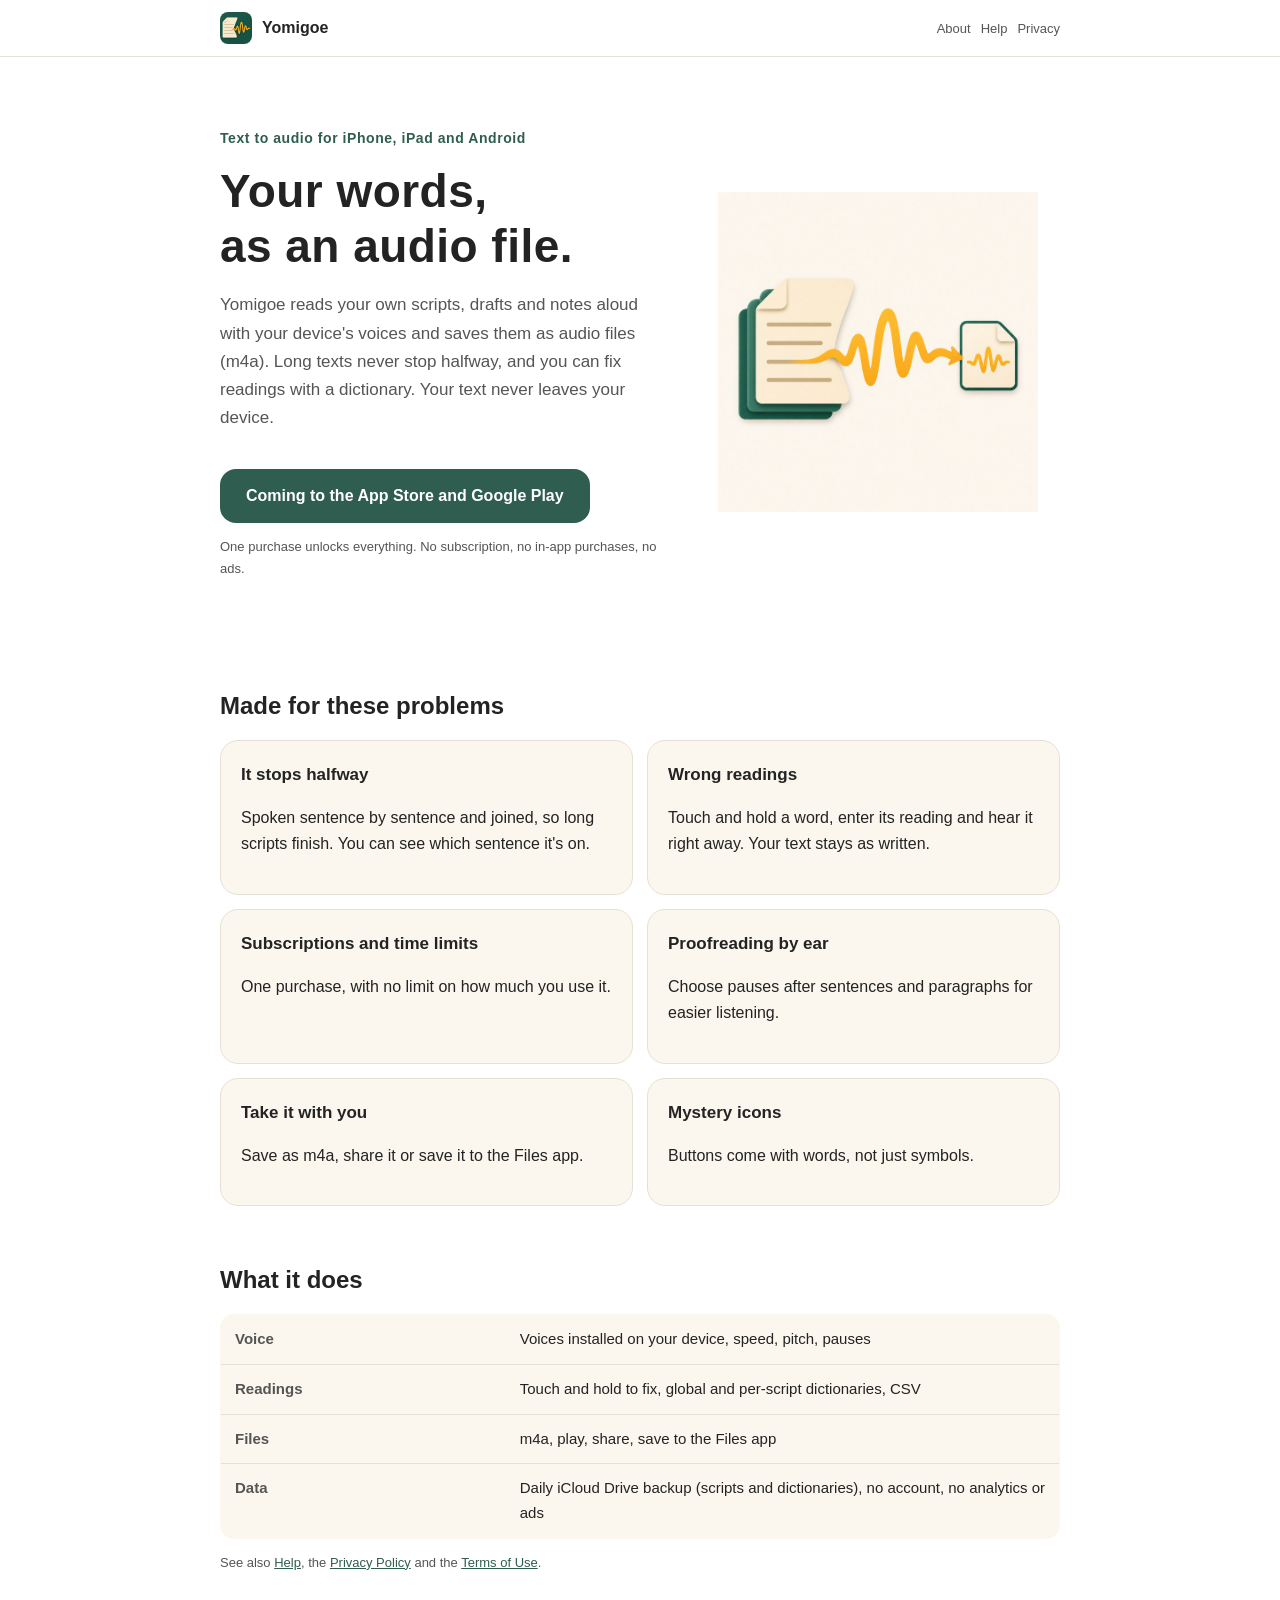
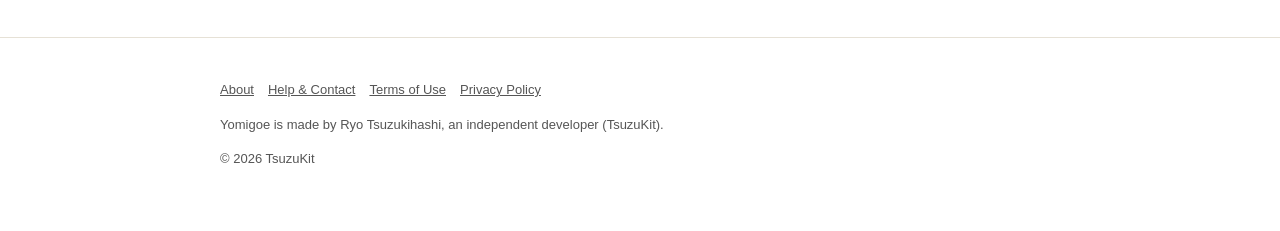
<file: index.html>
<!DOCTYPE html>
<html lang="ja" data-title-ja="よみごえ｜読み上げを音声ファイルに" data-title-en="Yomigoe | Text to audio file">
<head>
<meta charset="UTF-8">
<meta name="viewport" content="width=device-width, initial-scale=1">
<script>(function(){var l=navigator.languages&&navigator.languages.length?navigator.languages:[navigator.language||"ja"],p="en";for(var i=0;i<l.length;i++){var c=String(l[i]).toLowerCase();if(c.indexOf("ja")===0){p="ja";break}if(c.indexOf("en")===0){p="en";break}}var d=document.documentElement;d.lang=p;var t=d.getAttribute("data-title-"+p);if(t){document.title=t}})();</script>
<title>よみごえ｜読み上げを音声ファイルに</title>
<meta name="description" content="自分の原稿を端末の声で読み上げて m4a の音声ファイルに。長い文も止まらない・読みの辞書つき・買い切りで月額なし・広告なし。 / Read your own scripts aloud with your device&#x27;s voices and save them as m4a. Long texts never stop halfway, with a pronunciation dictionary. One purchase, no ads.">
<meta property="og:title" content="よみごえ｜読み上げを音声ファイルに">
<meta property="og:description" content="自分の原稿を端末の声で読み上げて m4a の音声ファイルに。長い文も止まらない・読みの辞書つき・買い切りで月額なし・広告なし。">
<meta property="og:type" content="website">
<meta property="og:url" content="https://yomigoe.tsuzukit.com/">
<meta property="og:image" content="https://yomigoe.tsuzukit.com/assets/og.jpg">
<link rel="icon" href="assets/icon.png">
<link rel="apple-touch-icon" href="assets/icon.png">
<link rel="stylesheet" href="style.css">
</head>
<body>
<div data-l="ja" lang="ja">
<header class="site"><div class="wrap">
<a class="brand" href="./"><img src="assets/icon.png" alt="" width="32" height="32">よみごえ</a>
<nav class="site"><a href="./">紹介</a><a href="support.html">使い方</a><a href="privacy.html">プライバシー</a></nav>
</div></header>
<main class="wrap">
<section class="hero">
<div>
<p class="eyebrow">iPhone・iPad・Android の読み上げ</p>
<h1>書いた文を、<br>声のファイルに。</h1>
<p class="lead">自分の原稿・台本・メモを、端末の声で読み上げて、音声のファイル（m4a）にする道具です。長い文も止まらず、読みを間違える語は辞書で直せます。文章は端末の外に送りません。</p>
<a class="cta" href="#store" id="store">App Store・Google Play で配信予定</a>
<p class="note">買い切りで全部の機能が使えます。月額・アプリ内課金・広告はありません。</p>
</div>
<img src="assets/hero.jpg" alt="原稿から音の波が流れて音声のファイルになるイラスト" width="360">
</section>

<h2>こんな困りごとのために</h2>
<div class="grid two">
<div class="card"><h3>途中で止まる</h3><p>文ごとに声にしてつなぐので、長い原稿も最後まで。何文目かが見えます。</p></div>
<div class="card"><h3>読みを間違える</h3><p>語を長押しして読みを入れると、その場で聞いて確かめられます。本文は変わりません。</p></div>
<div class="card"><h3>月額しかない・時間の制限</h3><p>買い切りで、使う時間の制限もありません。</p></div>
<div class="card"><h3>耳で校正したい</h3><p>文のあと・段落のあとの間を選べるので、聞き取りやすく。</p></div>
<div class="card"><h3>音声で持ち歩きたい</h3><p>m4a で保存・共有・ファイル App に。</p></div>
<div class="card"><h3>記号の意味が分からない</h3><p>ボタンには文字を付けています。</p></div>
</div>

<h2>できること</h2>
<table>
<tr><th>声</th><td>端末に入っている声・速さ・高さ・文と段落の間</td></tr>
<tr><th>読み</th><td>長押しで読みを直す・全体の辞書と原稿だけの辞書・CSV</td></tr>
<tr><th>ファイル</th><td>m4a・再生・共有・ファイル App に保存</td></tr>
<tr><th>データ</th><td>iCloud Drive の毎日の控え（原稿と辞書）・アカウントなし・解析と広告なし</td></tr>
</table>
<p class="note"><a href="support.html">使い方</a>・<a href="privacy.html">プライバシーポリシー</a>・<a href="terms.html">利用規約</a>もご覧ください。</p>
</main>
<footer class="site"><div class="wrap">
<p><a href="./">紹介</a><a href="support.html">使い方とお問い合わせ</a><a href="terms.html">利用規約</a><a href="privacy.html">プライバシーポリシー</a></p>
<p>よみごえは、個人開発者の續橋涼（TsuzuKit）が作っているアプリです。</p>
<p>© 2026 TsuzuKit</p>
</div></footer>
</div>
<div data-l="en" lang="en">
<header class="site"><div class="wrap">
<a class="brand" href="./"><img src="assets/icon.png" alt="" width="32" height="32">Yomigoe</a>
<nav class="site"><a href="./">About</a><a href="support.html">Help</a><a href="privacy.html">Privacy</a></nav>
</div></header>
<main class="wrap">
<section class="hero">
<div>
<p class="eyebrow">Text to audio for iPhone, iPad and Android</p>
<h1>Your words,<br>as an audio file.</h1>
<p class="lead">Yomigoe reads your own scripts, drafts and notes aloud with your device's voices and saves them as audio files (m4a). Long texts never stop halfway, and you can fix readings with a dictionary. Your text never leaves your device.</p>
<a class="cta" href="#store" id="store">Coming to the App Store and Google Play</a>
<p class="note">One purchase unlocks everything. No subscription, no in-app purchases, no ads.</p>
</div>
<img src="assets/hero.jpg" alt="Illustration of a script flowing into an audio file" width="360">
</section>

<h2>Made for these problems</h2>
<div class="grid two">
<div class="card"><h3>It stops halfway</h3><p>Spoken sentence by sentence and joined, so long scripts finish. You can see which sentence it's on.</p></div>
<div class="card"><h3>Wrong readings</h3><p>Touch and hold a word, enter its reading and hear it right away. Your text stays as written.</p></div>
<div class="card"><h3>Subscriptions and time limits</h3><p>One purchase, with no limit on how much you use it.</p></div>
<div class="card"><h3>Proofreading by ear</h3><p>Choose pauses after sentences and paragraphs for easier listening.</p></div>
<div class="card"><h3>Take it with you</h3><p>Save as m4a, share it or save it to the Files app.</p></div>
<div class="card"><h3>Mystery icons</h3><p>Buttons come with words, not just symbols.</p></div>
</div>

<h2>What it does</h2>
<table>
<tr><th>Voice</th><td>Voices installed on your device, speed, pitch, pauses</td></tr>
<tr><th>Readings</th><td>Touch and hold to fix, global and per-script dictionaries, CSV</td></tr>
<tr><th>Files</th><td>m4a, play, share, save to the Files app</td></tr>
<tr><th>Data</th><td>Daily iCloud Drive backup (scripts and dictionaries), no account, no analytics or ads</td></tr>
</table>
<p class="note">See also <a href="support.html">Help</a>, the <a href="privacy.html">Privacy Policy</a> and the <a href="terms.html">Terms of Use</a>.</p>
</main>
<footer class="site"><div class="wrap">
<p><a href="./">About</a><a href="support.html">Help & Contact</a><a href="terms.html">Terms of Use</a><a href="privacy.html">Privacy Policy</a></p>
<p>Yomigoe is made by Ryo Tsuzukihashi, an independent developer (TsuzuKit).</p>
<p>© 2026 TsuzuKit</p>
</div></footer>
</div>
</body>
</html>
</file>
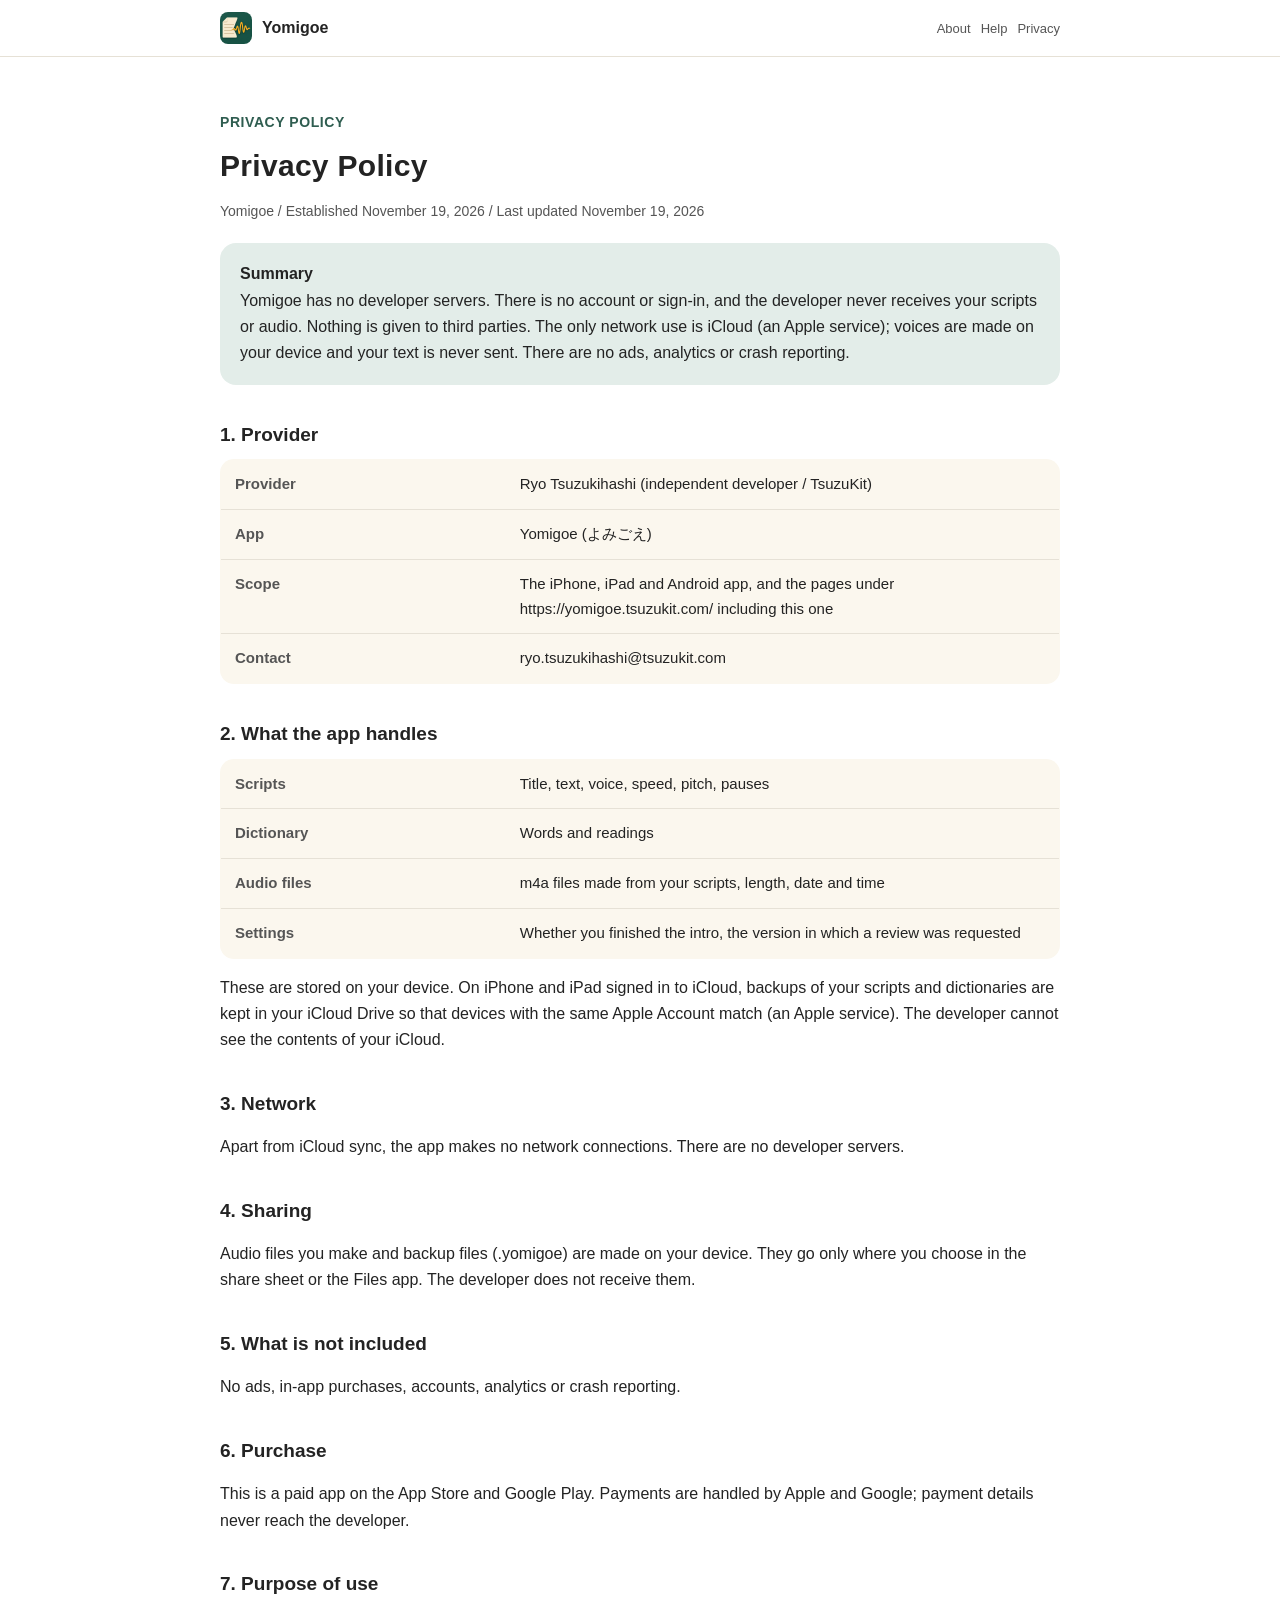
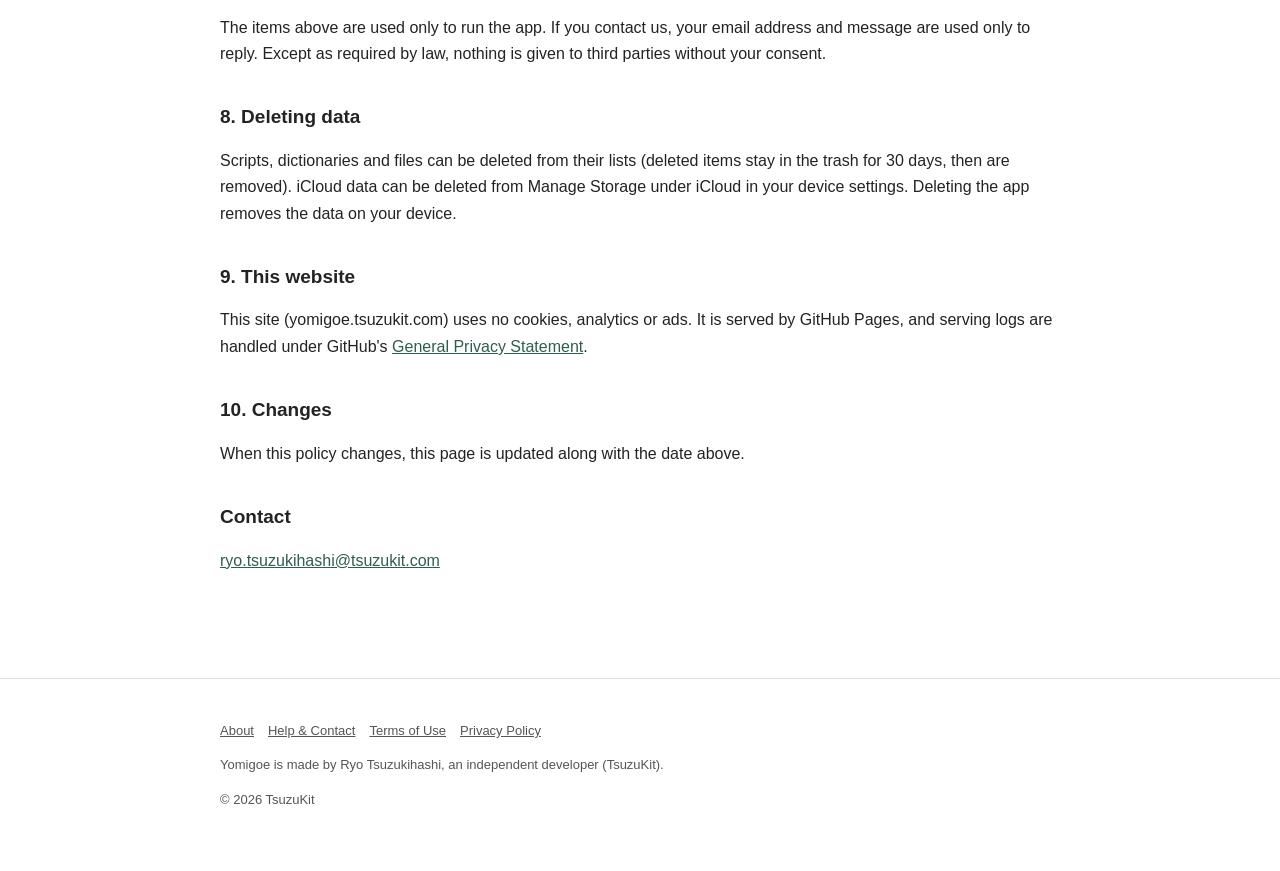
<file: privacy.html>
<!DOCTYPE html>
<html lang="ja" data-title-ja="プライバシーポリシー - よみごえ" data-title-en="Privacy Policy - Yomigoe">
<head>
<meta charset="UTF-8">
<meta name="viewport" content="width=device-width, initial-scale=1">
<script>(function(){var l=navigator.languages&&navigator.languages.length?navigator.languages:[navigator.language||"ja"],p="en";for(var i=0;i<l.length;i++){var c=String(l[i]).toLowerCase();if(c.indexOf("ja")===0){p="ja";break}if(c.indexOf("en")===0){p="en";break}}var d=document.documentElement;d.lang=p;var t=d.getAttribute("data-title-"+p);if(t){document.title=t}})();</script>
<title>プライバシーポリシー - よみごえ</title>
<meta name="description" content="よみごえのプライバシーポリシー。開発者は個人情報を集めません。文章は端末の外に送りません。 / Privacy Policy for Yomigoe. The developer collects no personal information. Your text never leaves your device.">
<meta property="og:title" content="プライバシーポリシー - よみごえ">
<meta property="og:description" content="よみごえのプライバシーポリシー。開発者は個人情報を集めません。文章は端末の外に送りません。">
<meta property="og:type" content="website">
<meta property="og:url" content="https://yomigoe.tsuzukit.com/privacy.html">
<meta property="og:image" content="https://yomigoe.tsuzukit.com/assets/og.jpg">
<link rel="icon" href="assets/icon.png">
<link rel="apple-touch-icon" href="assets/icon.png">
<link rel="stylesheet" href="style.css">
</head>
<body>
<div data-l="ja" lang="ja">
<header class="site"><div class="wrap">
<a class="brand" href="./"><img src="assets/icon.png" alt="" width="32" height="32">よみごえ</a>
<nav class="site"><a href="./">紹介</a><a href="support.html">使い方</a><a href="privacy.html">プライバシー</a></nav>
</div></header>
<main class="wrap">
<article class="doc">
<p class="eyebrow">PRIVACY POLICY</p>
<h1>プライバシーポリシー</h1>
<p class="meta">よみごえ／制定日 2026年11月19日／改定日 2026年11月19日</p>
<div class="summary"><strong>このポリシーの要旨</strong><br>よみごえは、開発者のサーバーを持たないアプリです。アカウント登録やログインはなく、開発者があなたの原稿や作った音声を受け取ることはありません。第三者に渡すこともありません。通信は iCloud（Apple のサービス）だけで、声は端末の中で作り、文章を送信しません。広告、分析ツール、クラッシュを報告する仕組みは入れていません。</div>
<h2>1. 提供者</h2>
<table>
<tr><th>提供者</th><td>續橋涼（個人開発者 / TsuzuKit）</td></tr>
<tr><th>アプリ名</th><td>よみごえ（英語名 Yomigoe）</td></tr>
<tr><th>対象</th><td>iPhone・iPad・Android 向けアプリと、このページを含む https://yomigoe.tsuzukit.com/ 配下のページ</td></tr>
<tr><th>連絡先</th><td>ryo.tsuzukihashi@tsuzukit.com</td></tr>
</table>
<h2>2. アプリが扱うもの</h2>
<table>
<tr><th>原稿</th><td>題・本文・声・速さ・高さ・間</td></tr>
<tr><th>読みの辞書</th><td>語と読み</td></tr>
<tr><th>音声のファイル</th><td>原稿から作った m4a・長さ・作った日時</td></tr>
<tr><th>アプリの設定</th><td>案内を終えたかどうか・レビューのお願いを出した版</td></tr>
</table>
<p>これらは端末の中に保存します。iCloud に入っている iPhone・iPad では、原稿と辞書の控えをあなたの iCloud Drive に置き、同じ Apple アカウントの端末でそろえます（Apple のサービス）。開発者は、あなたの iCloud の中身を見ることはできません。</p>
<h2>3. 通信</h2>
<p>iCloud との同期のほかに、通信はしません。開発者のサーバーはありません。</p>
<h2>4. 書き出し</h2>
<p>作った音声のファイルと控えのファイル（.yomigoe）は端末の中で作ります。送り先は、あなたが共有の画面やファイル App で選んだ場所です。開発者には届きません。</p>
<h2>5. 入れていないもの</h2>
<p>広告・アプリ内課金・アカウント登録・分析ツール・クラッシュの報告は入れていません。</p>
<h2>6. 購入</h2>
<p>本アプリは App Store と Google Play の有料アプリです。お支払いは Apple・Google が処理し、支払いの情報は開発者には届きません。</p>
<h2>7. 情報を使う目的</h2>
<p>上のものは、アプリを動かすためだけに使います。お問い合わせをいただいたときは、メールアドレスと内容をお返事のためだけに使います。法令にもとづく場合を除き、本人の同意なく第三者に渡すことはありません。</p>
<h2>8. 消したいとき</h2>
<p>原稿・辞書・ファイルは、それぞれの一覧から消せます（消したものはゴミ箱に30日残り、そのあと消えます）。iCloud の記録は、端末の設定の iCloud の「ストレージを管理」から消せます。アプリを消すと、端末の中のデータは消えます。</p>
<h2>9. このウェブサイトについて</h2>
<p>このサイト（yomigoe.tsuzukit.com）は、Cookie も、アクセスを計測する仕組みも、広告も使っていません。サイトは GitHub Pages で配信しており、配信の記録は GitHub の <a href="https://docs.github.com/ja/site-policy/privacy-policies/github-general-privacy-statement">プライバシーについての声明</a> に沿って扱われます。</p>
<h2>10. 改定</h2>
<p>このポリシーを変えるときは、このページを書きかえ、上の改定日を新しくします。</p>
<h2>お問い合わせ</h2>
<p><a href="mailto:ryo.tsuzukihashi@tsuzukit.com">ryo.tsuzukihashi@tsuzukit.com</a></p>
</article>
</main>
<footer class="site"><div class="wrap">
<p><a href="./">紹介</a><a href="support.html">使い方とお問い合わせ</a><a href="terms.html">利用規約</a><a href="privacy.html">プライバシーポリシー</a></p>
<p>よみごえは、個人開発者の續橋涼（TsuzuKit）が作っているアプリです。</p>
<p>© 2026 TsuzuKit</p>
</div></footer>
</div>
<div data-l="en" lang="en">
<header class="site"><div class="wrap">
<a class="brand" href="./"><img src="assets/icon.png" alt="" width="32" height="32">Yomigoe</a>
<nav class="site"><a href="./">About</a><a href="support.html">Help</a><a href="privacy.html">Privacy</a></nav>
</div></header>
<main class="wrap">
<article class="doc">
<p class="eyebrow">PRIVACY POLICY</p>
<h1>Privacy Policy</h1>
<p class="meta">Yomigoe / Established November 19, 2026 / Last updated November 19, 2026</p>
<div class="summary"><strong>Summary</strong><br>Yomigoe has no developer servers. There is no account or sign-in, and the developer never receives your scripts or audio. Nothing is given to third parties. The only network use is iCloud (an Apple service); voices are made on your device and your text is never sent. There are no ads, analytics or crash reporting.</div>
<h2>1. Provider</h2>
<table>
<tr><th>Provider</th><td>Ryo Tsuzukihashi (independent developer / TsuzuKit)</td></tr>
<tr><th>App</th><td>Yomigoe (よみごえ)</td></tr>
<tr><th>Scope</th><td>The iPhone, iPad and Android app, and the pages under https://yomigoe.tsuzukit.com/ including this one</td></tr>
<tr><th>Contact</th><td>ryo.tsuzukihashi@tsuzukit.com</td></tr>
</table>
<h2>2. What the app handles</h2>
<table>
<tr><th>Scripts</th><td>Title, text, voice, speed, pitch, pauses</td></tr>
<tr><th>Dictionary</th><td>Words and readings</td></tr>
<tr><th>Audio files</th><td>m4a files made from your scripts, length, date and time</td></tr>
<tr><th>Settings</th><td>Whether you finished the intro, the version in which a review was requested</td></tr>
</table>
<p>These are stored on your device. On iPhone and iPad signed in to iCloud, backups of your scripts and dictionaries are kept in your iCloud Drive so that devices with the same Apple Account match (an Apple service). The developer cannot see the contents of your iCloud.</p>
<h2>3. Network</h2>
<p>Apart from iCloud sync, the app makes no network connections. There are no developer servers.</p>
<h2>4. Sharing</h2>
<p>Audio files you make and backup files (.yomigoe) are made on your device. They go only where you choose in the share sheet or the Files app. The developer does not receive them.</p>
<h2>5. What is not included</h2>
<p>No ads, in-app purchases, accounts, analytics or crash reporting.</p>
<h2>6. Purchase</h2>
<p>This is a paid app on the App Store and Google Play. Payments are handled by Apple and Google; payment details never reach the developer.</p>
<h2>7. Purpose of use</h2>
<p>The items above are used only to run the app. If you contact us, your email address and message are used only to reply. Except as required by law, nothing is given to third parties without your consent.</p>
<h2>8. Deleting data</h2>
<p>Scripts, dictionaries and files can be deleted from their lists (deleted items stay in the trash for 30 days, then are removed). iCloud data can be deleted from Manage Storage under iCloud in your device settings. Deleting the app removes the data on your device.</p>
<h2>9. This website</h2>
<p>This site (yomigoe.tsuzukit.com) uses no cookies, analytics or ads. It is served by GitHub Pages, and serving logs are handled under GitHub's <a href="https://docs.github.com/en/site-policy/privacy-policies/github-general-privacy-statement">General Privacy Statement</a>.</p>
<h2>10. Changes</h2>
<p>When this policy changes, this page is updated along with the date above.</p>
<h2>Contact</h2>
<p><a href="mailto:ryo.tsuzukihashi@tsuzukit.com">ryo.tsuzukihashi@tsuzukit.com</a></p>
</article>
</main>
<footer class="site"><div class="wrap">
<p><a href="./">About</a><a href="support.html">Help & Contact</a><a href="terms.html">Terms of Use</a><a href="privacy.html">Privacy Policy</a></p>
<p>Yomigoe is made by Ryo Tsuzukihashi, an independent developer (TsuzuKit).</p>
<p>© 2026 TsuzuKit</p>
</div></footer>
</div>
</body>
</html>
</file>
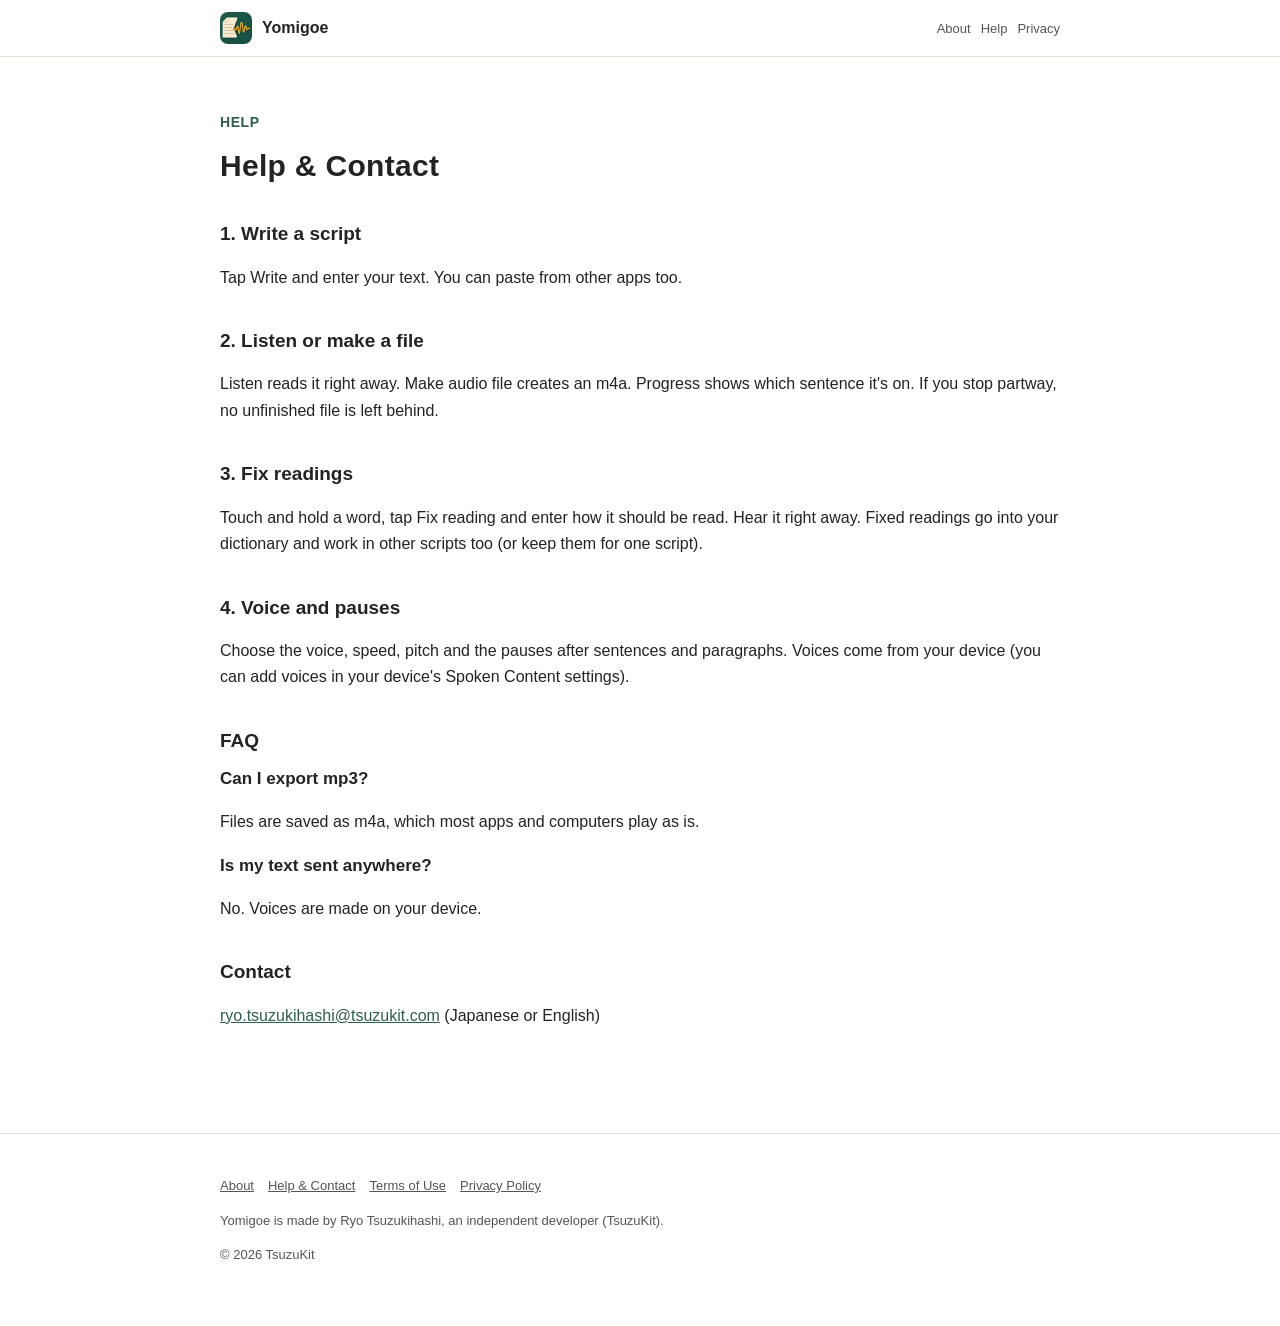
<file: support.html>
<!DOCTYPE html>
<html lang="ja" data-title-ja="使い方とお問い合わせ - よみごえ" data-title-en="Help &amp; Contact - Yomigoe">
<head>
<meta charset="UTF-8">
<meta name="viewport" content="width=device-width, initial-scale=1">
<script>(function(){var l=navigator.languages&&navigator.languages.length?navigator.languages:[navigator.language||"ja"],p="en";for(var i=0;i<l.length;i++){var c=String(l[i]).toLowerCase();if(c.indexOf("ja")===0){p="ja";break}if(c.indexOf("en")===0){p="en";break}}var d=document.documentElement;d.lang=p;var t=d.getAttribute("data-title-"+p);if(t){document.title=t}})();</script>
<title>使い方とお問い合わせ - よみごえ</title>
<meta name="description" content="よみごえの使い方（原稿を書く・ファイルにする・読みを直す・声と間）とよくあるご質問、お問い合わせ。 / How to use Yomigoe (writing, making files, fixing readings, voices and pauses), FAQ and contact.">
<meta property="og:title" content="使い方とお問い合わせ - よみごえ">
<meta property="og:description" content="よみごえの使い方（原稿を書く・ファイルにする・読みを直す・声と間）とよくあるご質問、お問い合わせ。">
<meta property="og:type" content="website">
<meta property="og:url" content="https://yomigoe.tsuzukit.com/support.html">
<meta property="og:image" content="https://yomigoe.tsuzukit.com/assets/og.jpg">
<link rel="icon" href="assets/icon.png">
<link rel="apple-touch-icon" href="assets/icon.png">
<link rel="stylesheet" href="style.css">
</head>
<body>
<div data-l="ja" lang="ja">
<header class="site"><div class="wrap">
<a class="brand" href="./"><img src="assets/icon.png" alt="" width="32" height="32">よみごえ</a>
<nav class="site"><a href="./">紹介</a><a href="support.html">使い方</a><a href="privacy.html">プライバシー</a></nav>
</div></header>
<main class="wrap">
<article class="doc">
<p class="eyebrow">HELP</p>
<h1>使い方とお問い合わせ</h1>
<h2>1. 原稿を書く</h2>
<p>［書く］で本文を入れます。ほかのアプリからの貼りつけもできます。</p>
<h2>2. 声で聞く・ファイルにする</h2>
<p>［声で聞く］でその場で読みます。［ファイルにする］で m4a の音声ファイルを作ります。進みは「何文目／全部で何文」で出ます。途中で止めると、作りかけのファイルは残りません。</p>
<h2>3. 読みを直す</h2>
<p>本文の語を長押しして［読みを直す］を押し、ひらがなで読みを入れます。その場で聞いて確かめられます。直した読みは辞書に入り、ほかの原稿でも使えます（原稿だけの辞書にもできます）。</p>
<h2>4. 声と間</h2>
<p>声・速さ・高さ・文のあとの間・段落のあとの間を選べます。声は端末に入っているものから選びます（端末の設定の「読み上げコンテンツ」から声を足せます）。</p>
<h2>よくあるご質問</h2>
<h3>mp3 で書き出せますか</h3>
<p>書き出しは m4a です。多くのアプリやパソコンでそのまま再生できます。</p>
<h3>文章はどこかに送られますか</h3>
<p>送られません。声は端末の中で作ります。</p>
<h2>お問い合わせ</h2>
<p><a href="mailto:ryo.tsuzukihashi@tsuzukit.com">ryo.tsuzukihashi@tsuzukit.com</a>（日本語・英語）</p>
</article>
</main>
<footer class="site"><div class="wrap">
<p><a href="./">紹介</a><a href="support.html">使い方とお問い合わせ</a><a href="terms.html">利用規約</a><a href="privacy.html">プライバシーポリシー</a></p>
<p>よみごえは、個人開発者の續橋涼（TsuzuKit）が作っているアプリです。</p>
<p>© 2026 TsuzuKit</p>
</div></footer>
</div>
<div data-l="en" lang="en">
<header class="site"><div class="wrap">
<a class="brand" href="./"><img src="assets/icon.png" alt="" width="32" height="32">Yomigoe</a>
<nav class="site"><a href="./">About</a><a href="support.html">Help</a><a href="privacy.html">Privacy</a></nav>
</div></header>
<main class="wrap">
<article class="doc">
<p class="eyebrow">HELP</p>
<h1>Help &amp; Contact</h1>
<h2>1. Write a script</h2>
<p>Tap Write and enter your text. You can paste from other apps too.</p>
<h2>2. Listen or make a file</h2>
<p>Listen reads it right away. Make audio file creates an m4a. Progress shows which sentence it's on. If you stop partway, no unfinished file is left behind.</p>
<h2>3. Fix readings</h2>
<p>Touch and hold a word, tap Fix reading and enter how it should be read. Hear it right away. Fixed readings go into your dictionary and work in other scripts too (or keep them for one script).</p>
<h2>4. Voice and pauses</h2>
<p>Choose the voice, speed, pitch and the pauses after sentences and paragraphs. Voices come from your device (you can add voices in your device's Spoken Content settings).</p>
<h2>FAQ</h2>
<h3>Can I export mp3?</h3>
<p>Files are saved as m4a, which most apps and computers play as is.</p>
<h3>Is my text sent anywhere?</h3>
<p>No. Voices are made on your device.</p>
<h2>Contact</h2>
<p><a href="mailto:ryo.tsuzukihashi@tsuzukit.com">ryo.tsuzukihashi@tsuzukit.com</a> (Japanese or English)</p>
</article>
</main>
<footer class="site"><div class="wrap">
<p><a href="./">About</a><a href="support.html">Help & Contact</a><a href="terms.html">Terms of Use</a><a href="privacy.html">Privacy Policy</a></p>
<p>Yomigoe is made by Ryo Tsuzukihashi, an independent developer (TsuzuKit).</p>
<p>© 2026 TsuzuKit</p>
</div></footer>
</div>
</body>
</html>
</file>
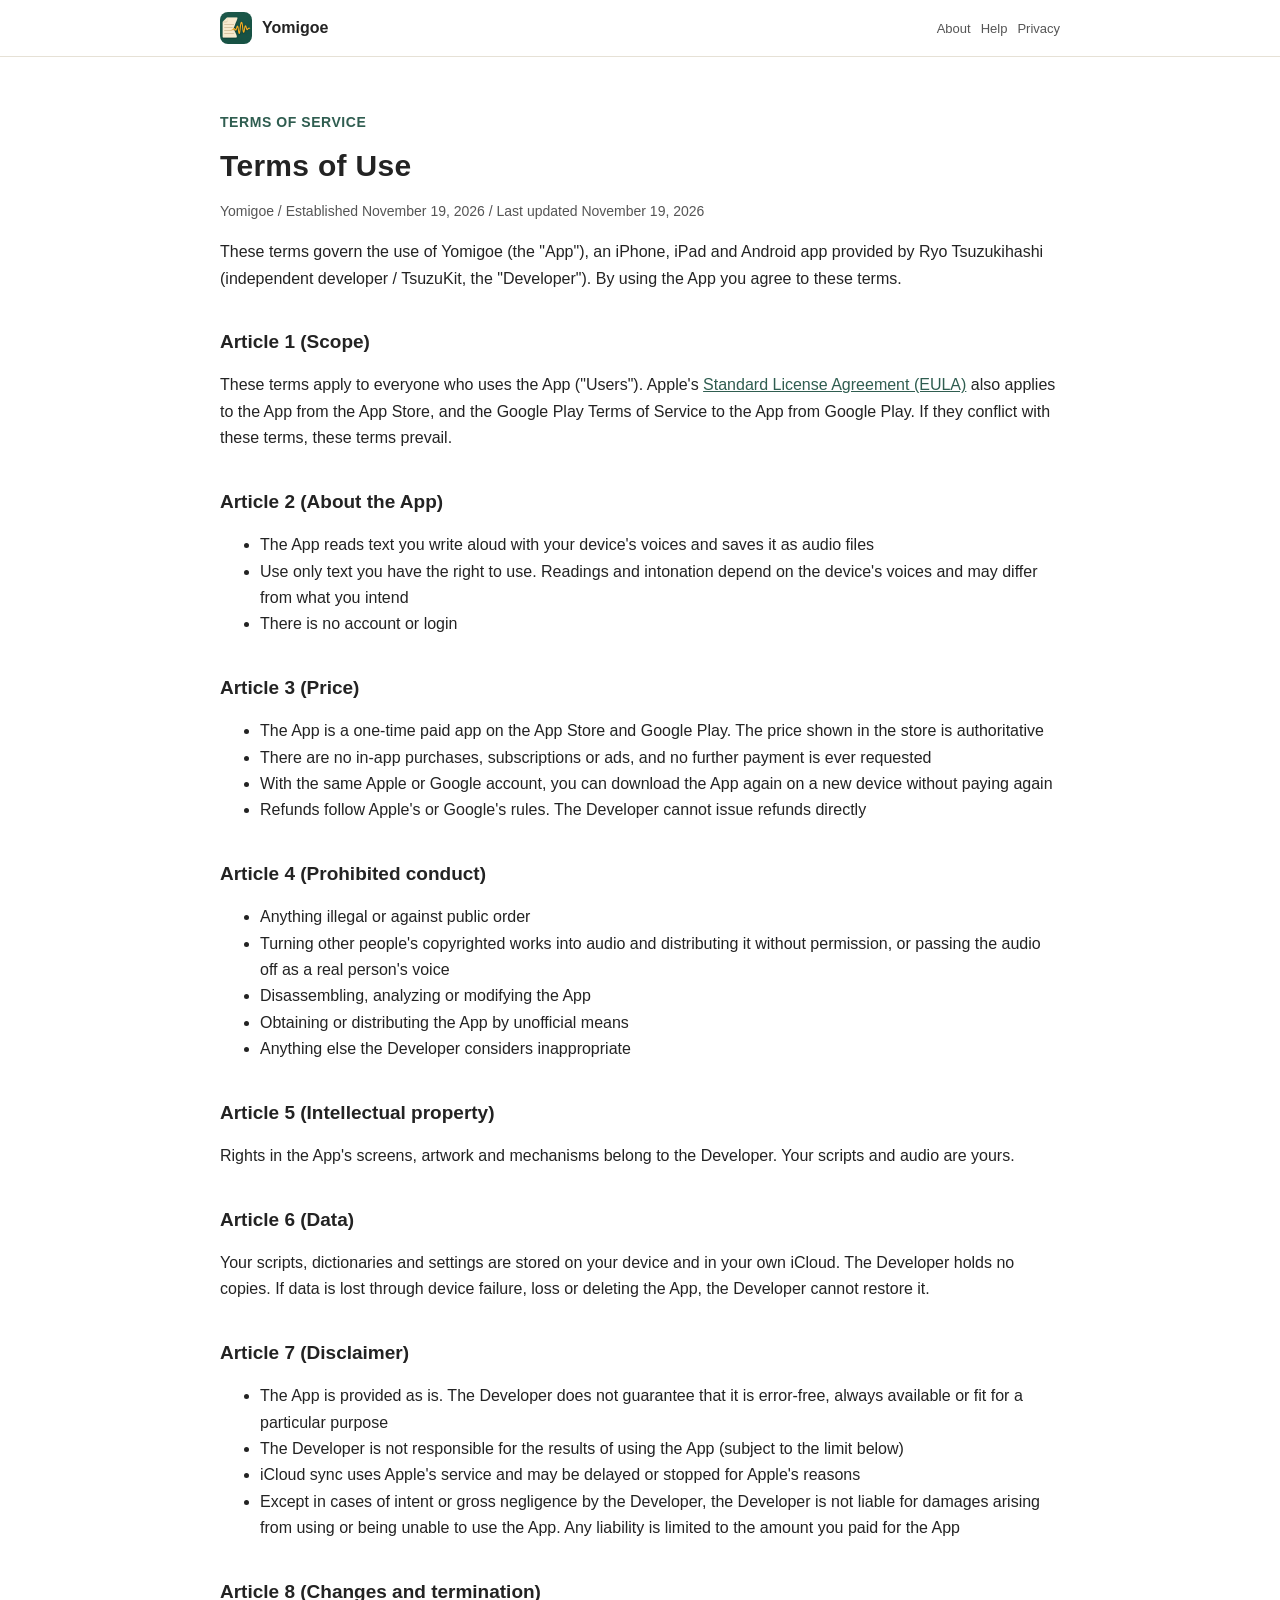
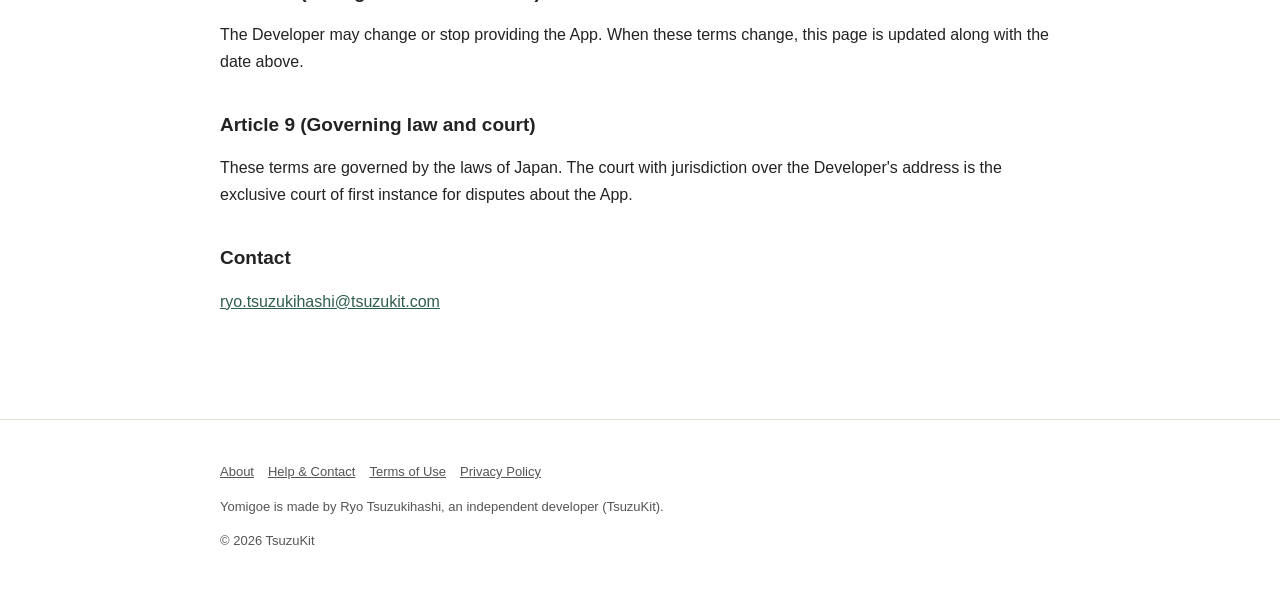
<file: terms.html>
<!DOCTYPE html>
<html lang="ja" data-title-ja="利用規約 - よみごえ" data-title-en="Terms of Use - Yomigoe">
<head>
<meta charset="UTF-8">
<meta name="viewport" content="width=device-width, initial-scale=1">
<script>(function(){var l=navigator.languages&&navigator.languages.length?navigator.languages:[navigator.language||"ja"],p="en";for(var i=0;i<l.length;i++){var c=String(l[i]).toLowerCase();if(c.indexOf("ja")===0){p="ja";break}if(c.indexOf("en")===0){p="en";break}}var d=document.documentElement;d.lang=p;var t=d.getAttribute("data-title-"+p);if(t){document.title=t}})();</script>
<title>利用規約 - よみごえ</title>
<meta name="description" content="よみごえの利用規約。 / Terms of Use for Yomigoe.">
<meta property="og:title" content="利用規約 - よみごえ">
<meta property="og:description" content="よみごえの利用規約。">
<meta property="og:type" content="website">
<meta property="og:url" content="https://yomigoe.tsuzukit.com/terms.html">
<meta property="og:image" content="https://yomigoe.tsuzukit.com/assets/og.jpg">
<link rel="icon" href="assets/icon.png">
<link rel="apple-touch-icon" href="assets/icon.png">
<link rel="stylesheet" href="style.css">
</head>
<body>
<div data-l="ja" lang="ja">
<header class="site"><div class="wrap">
<a class="brand" href="./"><img src="assets/icon.png" alt="" width="32" height="32">よみごえ</a>
<nav class="site"><a href="./">紹介</a><a href="support.html">使い方</a><a href="privacy.html">プライバシー</a></nav>
</div></header>
<main class="wrap">
<article class="doc">
<p class="eyebrow">TERMS OF SERVICE</p>
<h1>利用規約</h1>
<p class="meta">よみごえ／制定日 2026年11月19日／改定日 2026年11月19日</p>
<p>この規約は、續橋涼（個人開発者 / TsuzuKit。以下「開発者」）が提供する iPhone・iPad・Android アプリ「よみごえ」（以下「本アプリ」）を使うときの決まりです。本アプリを使った時点で、この規約に同意したものとします。</p>
<h2>第1条（適用）</h2>
<p>この規約は、本アプリを使うすべての方（以下「利用者」）に適用されます。App Store から入れた本アプリには、Apple が定める<a href="https://www.apple.com/legal/internet-services/itunes/dev/stdeula/">標準のライセンス契約（EULA）</a>も、Google Play から入れた本アプリには Google Play の利用規約も、あわせて適用されます。この規約とそれらが食い違うときは、この規約を優先します。</p>
<h2>第2条（本アプリについて）</h2>
<ul>
<li>本アプリは、利用者が書いた文章を、端末の声で読み上げて音声のファイルにする道具です</li>
<li>読み上げる文章は、利用者が使ってよいものに限ります。読みや抑揚は端末の声によって、ねらいと違うことがあります</li>
<li>アカウント登録やログインはありません</li>
</ul>
<h2>第3条（料金）</h2>
<ul>
<li>本アプリは、App Store・Google Play で購入する買い切りの有料アプリです。価格はストアに表示されるものが正です</li>
<li>アプリ内課金、サブスクリプション、広告はありません。購入したあとに追加の支払いを求めることはありません</li>
<li>同じ Apple アカウント・Google アカウントであれば、機種変更やアプリの入れ直しのときに、もう一度お支払いいただかずにダウンロードできます</li>
<li>返金は Apple・Google の規定に従います。開発者が直接返金することはできません</li>
</ul>
<h2>第4条（禁止事項）</h2>
<p>本アプリを使うとき、次のことをしてはいけません。</p>
<ul>
<li>法令や公序良俗に反すること</li>
<li>他人の著作物を、権利者の許しなく音声にして配ること・作った音声を人の声だと偽って使うこと</li>
<li>本アプリを分解・解析・改変すること</li>
<li>本アプリを正規の方法以外で入手したり、配ったりすること</li>
<li>そのほか、開発者が不適切と判断すること</li>
</ul>
<h2>第5条（知的財産）</h2>
<p>本アプリの画面・絵・仕組みについての権利は、開発者にあります。利用者が書いた原稿と作った音声は、利用者のものです。</p>
<h2>第6条（データ）</h2>
<p>原稿・辞書・設定は、利用者の端末と、利用者の iCloud に保存されます。開発者はその記録を持っていません。端末の故障や紛失、アプリの削除などで消えても、開発者は元に戻すことができません。</p>
<h2>第7条（免責事項）</h2>
<ul>
<li>本アプリは、そのままの状態で提供します。開発者は、本アプリに誤りがないこと、いつでも使えること、特定の目的に合うことを保証しません</li>
<li>本アプリを使った結果について、開発者は責任を負いません（下の項の上限のとおり）</li>
<li>iCloud の同期は Apple のサービスを使うため、Apple の都合で遅れたり止まったりすることがあります</li>
<li>本アプリを使ったこと、または使えなかったことで利用者や周りの人に損害が生じても、開発者に故意または重大な過失がある場合を除き、開発者は責任を負いません。責任を負う場合も、利用者が本アプリに支払った金額を上限とします</li>
</ul>
<h2>第8条（変更と終了）</h2>
<p>開発者は、本アプリの内容を変えること、提供を終えることがあります。この規約を変えるときは、このページを書きかえ、上の改定日を新しくします。</p>
<h2>第9条（準拠法と裁判所）</h2>
<p>この規約は日本法に従います。本アプリについての争いは、開発者の住所地を管轄する裁判所を、第一審の専属的な合意管轄裁判所とします。</p>
<h2>お問い合わせ</h2>
<p><a href="mailto:ryo.tsuzukihashi@tsuzukit.com">ryo.tsuzukihashi@tsuzukit.com</a></p>
</article>
</main>
<footer class="site"><div class="wrap">
<p><a href="./">紹介</a><a href="support.html">使い方とお問い合わせ</a><a href="terms.html">利用規約</a><a href="privacy.html">プライバシーポリシー</a></p>
<p>よみごえは、個人開発者の續橋涼（TsuzuKit）が作っているアプリです。</p>
<p>© 2026 TsuzuKit</p>
</div></footer>
</div>
<div data-l="en" lang="en">
<header class="site"><div class="wrap">
<a class="brand" href="./"><img src="assets/icon.png" alt="" width="32" height="32">Yomigoe</a>
<nav class="site"><a href="./">About</a><a href="support.html">Help</a><a href="privacy.html">Privacy</a></nav>
</div></header>
<main class="wrap">
<article class="doc">
<p class="eyebrow">TERMS OF SERVICE</p>
<h1>Terms of Use</h1>
<p class="meta">Yomigoe / Established November 19, 2026 / Last updated November 19, 2026</p>
<p>These terms govern the use of Yomigoe (the "App"), an iPhone, iPad and Android app provided by Ryo Tsuzukihashi (independent developer / TsuzuKit, the "Developer"). By using the App you agree to these terms.</p>
<h2>Article 1 (Scope)</h2>
<p>These terms apply to everyone who uses the App ("Users"). Apple's <a href="https://www.apple.com/legal/internet-services/itunes/dev/stdeula/">Standard License Agreement (EULA)</a> also applies to the App from the App Store, and the Google Play Terms of Service to the App from Google Play. If they conflict with these terms, these terms prevail.</p>
<h2>Article 2 (About the App)</h2>
<ul>
<li>The App reads text you write aloud with your device's voices and saves it as audio files</li>
<li>Use only text you have the right to use. Readings and intonation depend on the device's voices and may differ from what you intend</li>
<li>There is no account or login</li>
</ul>
<h2>Article 3 (Price)</h2>
<ul>
<li>The App is a one-time paid app on the App Store and Google Play. The price shown in the store is authoritative</li>
<li>There are no in-app purchases, subscriptions or ads, and no further payment is ever requested</li>
<li>With the same Apple or Google account, you can download the App again on a new device without paying again</li>
<li>Refunds follow Apple's or Google's rules. The Developer cannot issue refunds directly</li>
</ul>
<h2>Article 4 (Prohibited conduct)</h2>
<ul>
<li>Anything illegal or against public order</li>
<li>Turning other people's copyrighted works into audio and distributing it without permission, or passing the audio off as a real person's voice</li>
<li>Disassembling, analyzing or modifying the App</li>
<li>Obtaining or distributing the App by unofficial means</li>
<li>Anything else the Developer considers inappropriate</li>
</ul>
<h2>Article 5 (Intellectual property)</h2>
<p>Rights in the App's screens, artwork and mechanisms belong to the Developer. Your scripts and audio are yours.</p>
<h2>Article 6 (Data)</h2>
<p>Your scripts, dictionaries and settings are stored on your device and in your own iCloud. The Developer holds no copies. If data is lost through device failure, loss or deleting the App, the Developer cannot restore it.</p>
<h2>Article 7 (Disclaimer)</h2>
<ul>
<li>The App is provided as is. The Developer does not guarantee that it is error-free, always available or fit for a particular purpose</li>
<li>The Developer is not responsible for the results of using the App (subject to the limit below)</li>
<li>iCloud sync uses Apple's service and may be delayed or stopped for Apple's reasons</li>
<li>Except in cases of intent or gross negligence by the Developer, the Developer is not liable for damages arising from using or being unable to use the App. Any liability is limited to the amount you paid for the App</li>
</ul>
<h2>Article 8 (Changes and termination)</h2>
<p>The Developer may change or stop providing the App. When these terms change, this page is updated along with the date above.</p>
<h2>Article 9 (Governing law and court)</h2>
<p>These terms are governed by the laws of Japan. The court with jurisdiction over the Developer's address is the exclusive court of first instance for disputes about the App.</p>
<h2>Contact</h2>
<p><a href="mailto:ryo.tsuzukihashi@tsuzukit.com">ryo.tsuzukihashi@tsuzukit.com</a></p>
</article>
</main>
<footer class="site"><div class="wrap">
<p><a href="./">About</a><a href="support.html">Help & Contact</a><a href="terms.html">Terms of Use</a><a href="privacy.html">Privacy Policy</a></p>
<p>Yomigoe is made by Ryo Tsuzukihashi, an independent developer (TsuzuKit).</p>
<p>© 2026 TsuzuKit</p>
</div></footer>
</div>
</body>
</html>
</file>
<file: style.css>
/* よみごえ — 白い地・墨の文字・深い緑の差し色（白の上で 4.5:1 以上） */
:root {
  --paper: #ffffff; --card: #fbf7ee; --ink: #232323; --sub: #555555; --line: #e6e1d6;
  --vermilion: #2f5d50; --vermilion-soft: #e3ede9; --navy: #2f5d50; --correct: #2f5d50;
}
@media (prefers-color-scheme: dark) {
  :root { --paper: #121418; --card: #1b1e24; --ink: #eef0f4; --sub: #b4b9c4; --line: #2a2f38;
    --vermilion: #f2b23a; --vermilion-soft: #2a2618; --navy: #f2b23a; --correct: #f2b23a; }
}
* { box-sizing: border-box; }
html { -webkit-text-size-adjust: 100%; }
body { margin: 0; background: var(--paper); color: var(--ink); line-height: 1.8;
  font-family: -apple-system, BlinkMacSystemFont, "Hiragino Sans", "Hiragino Kaku Gothic ProN", "Noto Sans JP", sans-serif; }
a { color: var(--navy); }
.wrap { max-width: 880px; margin: 0 auto; padding: 0 20px; }
header.site { border-bottom: 1px solid var(--line); background: var(--paper); position: sticky; top: 0; z-index: 5; }
header.site .wrap { display: flex; align-items: center; gap: 16px; min-height: 56px; }
.brand { display: flex; align-items: center; gap: 10px; font-weight: 800; text-decoration: none; color: var(--ink); margin-right: auto; }
.brand img { width: 32px; height: 32px; border-radius: 8px; }
nav.site a { font-size: 14px; text-decoration: none; color: var(--sub); margin-left: 14px; white-space: nowrap; }
nav.site a:hover { color: var(--ink); }
.hero { padding: 56px 0 40px; display: grid; gap: 32px; align-items: center; }
@media (min-width: 760px) { .hero { grid-template-columns: 1.1fr 0.9fr; } }
.eyebrow { color: var(--vermilion); font-weight: 700; font-size: 14px; letter-spacing: 0.04em; }
h1 { font-size: clamp(30px, 6vw, 46px); line-height: 1.35; margin: 8px 0 16px; letter-spacing: 0.01em; }
h2 { font-size: 24px; margin: 56px 0 16px; line-height: 1.5; }
h3 { font-size: 17px; margin: 0 0 6px; }
.lead { font-size: 17px; color: var(--sub); }
.cta { display: inline-block; margin-top: 20px; background: var(--vermilion); color: #ffffff; font-weight: 700; text-decoration: none;
  padding: 14px 26px; border-radius: 16px; }
.note { font-size: 13px; color: var(--sub); }
.hero img { width: 100%; max-width: 320px; height: auto; justify-self: center; }
.grid { display: grid; gap: 14px; }
@media (min-width: 700px) { .grid.two { grid-template-columns: 1fr 1fr; } .grid.three { grid-template-columns: repeat(3, 1fr); } }
.card { background: var(--card); border: 1px solid var(--line); border-radius: 18px; padding: 20px; }
.card.em { background: var(--vermilion-soft); border-color: transparent; }
.steps { counter-reset: step; }
.steps .card { position: relative; padding-left: 62px; }
.steps .card::before { counter-increment: step; content: counter(step); position: absolute; left: 18px; top: 18px; width: 32px; height: 32px;
  border-radius: 50%; border: 2.5px solid var(--vermilion); color: var(--vermilion); font-weight: 800; display: grid; place-items: center; }
table { width: 100%; border-collapse: collapse; background: var(--card); border: 1px solid var(--line); border-radius: 14px; overflow: hidden; }
th, td { text-align: left; padding: 12px 14px; border-bottom: 1px solid var(--line); vertical-align: top; font-size: 15px; }
th { width: 34%; color: var(--sub); font-weight: 600; }
tr:last-child th, tr:last-child td { border-bottom: none; }
.doc { padding: 40px 0 24px; }
.doc h1 { font-size: 30px; }
.doc h2 { font-size: 19px; margin: 36px 0 10px; }
.doc .meta { color: var(--sub); font-size: 14px; }
.doc .summary { background: var(--vermilion-soft); border-radius: 16px; padding: 18px 20px; margin: 20px 0; }
details { background: var(--card); border: 1px solid var(--line); border-radius: 14px; padding: 14px 18px; }
details + details { margin-top: 10px; }
summary { font-weight: 700; cursor: pointer; }
footer.site { border-top: 1px solid var(--line); margin-top: 64px; padding: 28px 0 48px; color: var(--sub); font-size: 13px; }
footer.site a { color: var(--sub); margin-right: 14px; }
.qid { font-family: ui-monospace, SFMono-Regular, Menlo, monospace; background: var(--card); border: 1px solid var(--line);
  border-radius: 8px; padding: 2px 8px; }
/* 端末の言語に合うほうだけ見せる（build.py が両方を1ページに入れる） */
html[lang="ja"] [data-l="en"], html[lang="en"] [data-l="ja"] { display: none; }
[lang="en"] { line-height: 1.65; }
[lang="en"] h1 { line-height: 1.2; }
[lang="en"] nav.site a { font-size: 13px; margin-left: 10px; }
@media (max-width: 480px) { nav.site a { font-size: 12px; margin-left: 8px; } header.site .wrap { gap: 4px; } .brand { gap: 7px; font-size: 15px; } }
.brand { white-space: nowrap; flex-shrink: 0; }
/* 幅の狭い画面では、上の帯の「紹介」を出さない（左のアプリ名が同じ行き先） */
@media (max-width: 480px) { nav.site a:first-child { display: none; } }
</file>
